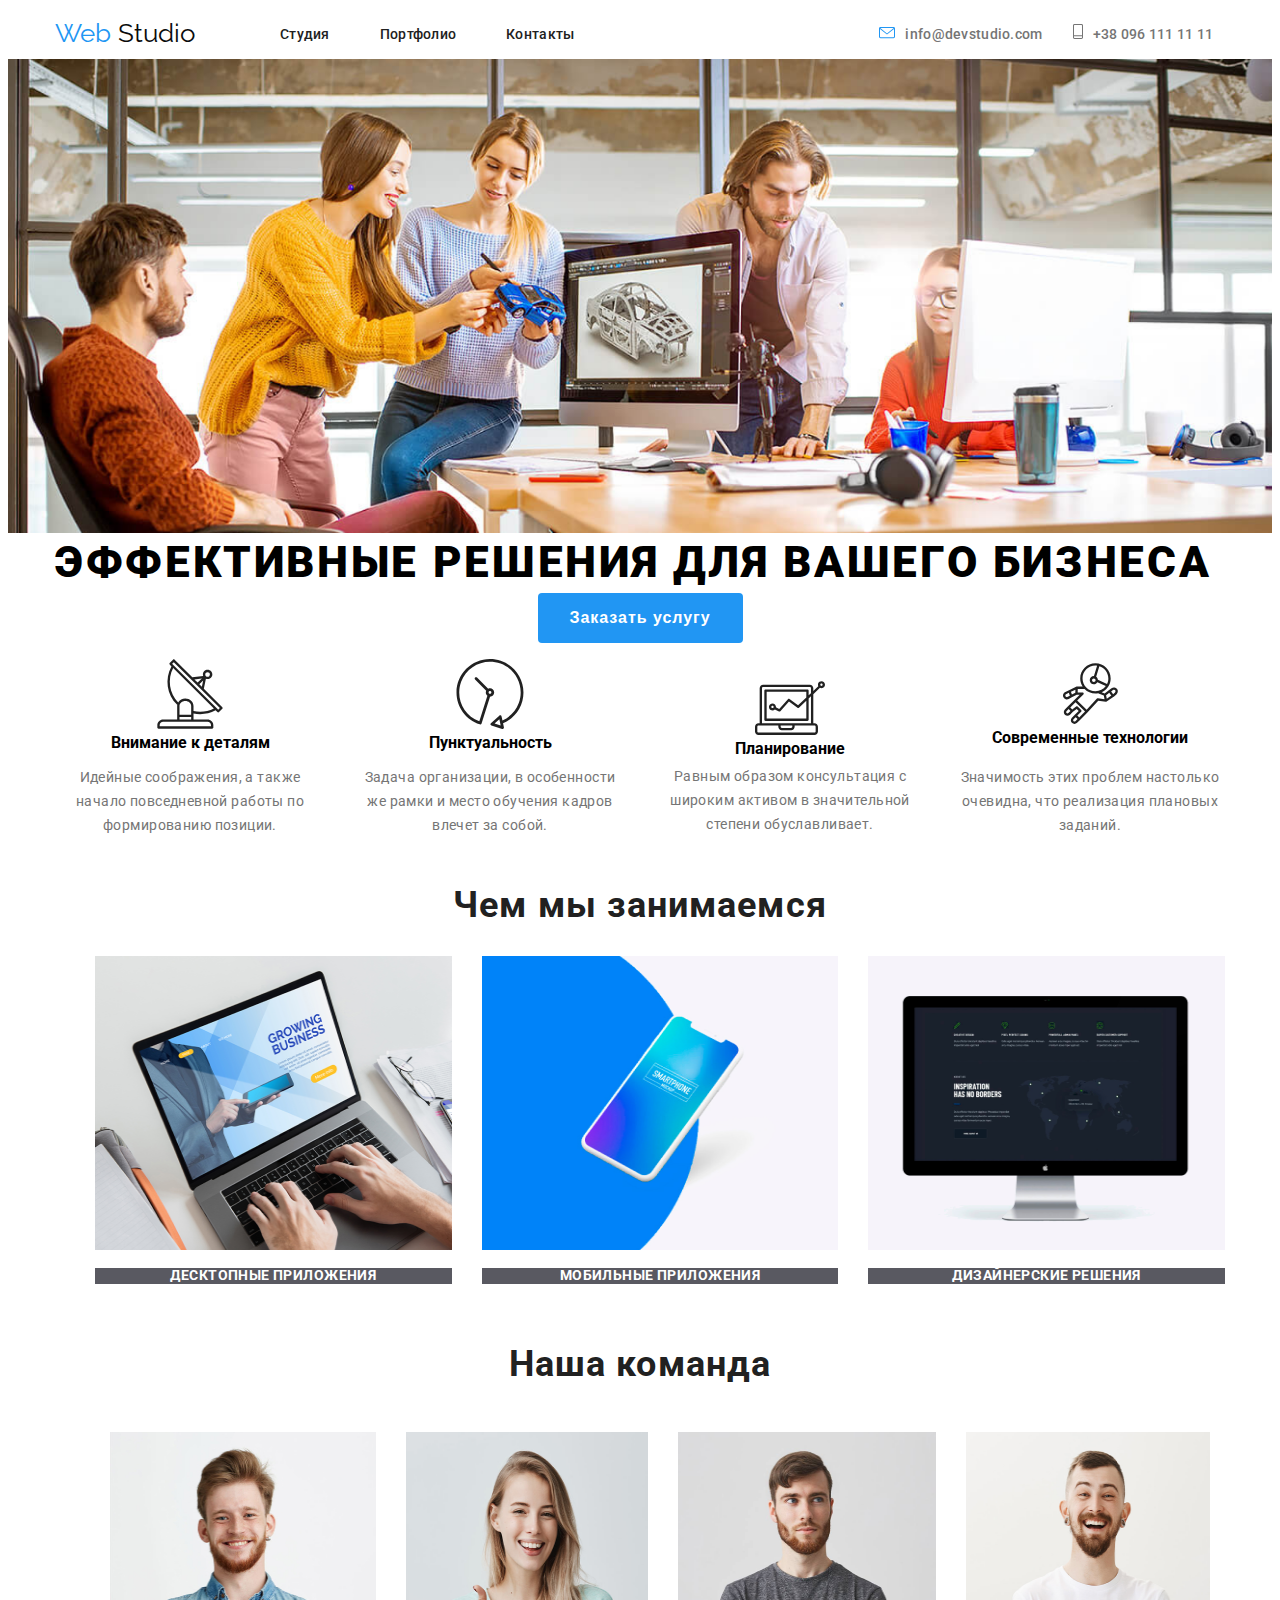
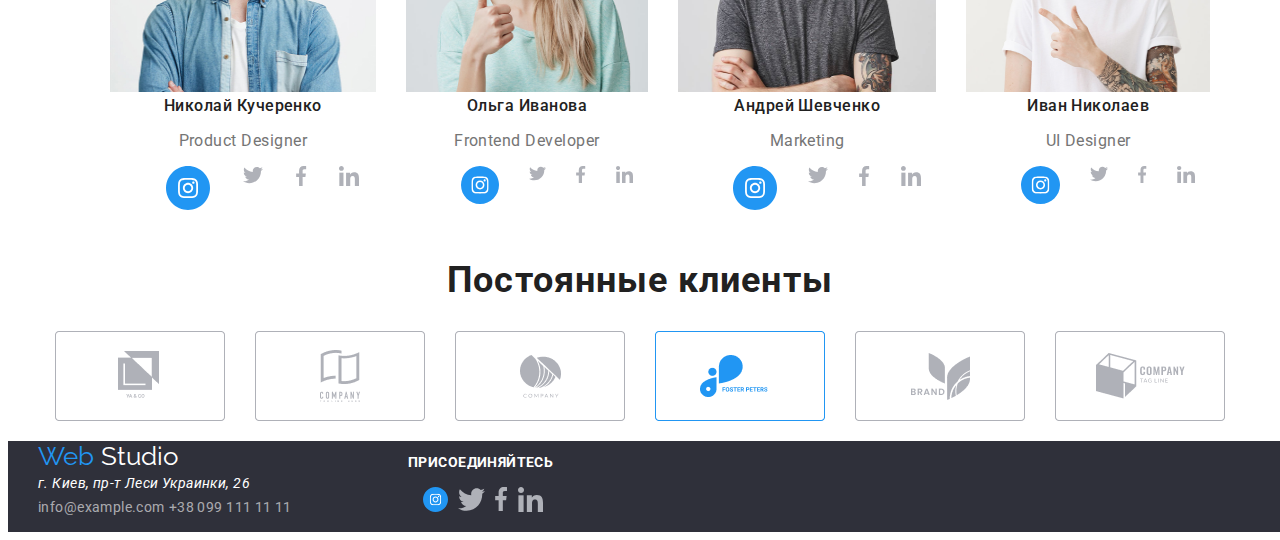
<file: index.html>
<!DOCTYPE html>
<html lang="ru">
  <head>
    <meta charset="UTF-8" />
    <meta name="viewport" content="width=device-width, initial-scale=1.0" />
    <title>Document</title>
    <link rel="stylesheet" href="./css/styles.css" />
    <link
      href="https://fonts.googleapis.com/css2?family=Raleway:wght@700&family=Roboto:wght@400;500;700;900&display=swap"
      rel="stylesheet"
    />
  </head>

  <body>
    <!-- Шапка сайта -->
    <header>
      <nav class="container">
        <div class="nav-logo">
          <a href="/" class="logo-blue"
            >Web<span class="logo-black"> Studio</span></a
          >
        </div>
        <div class="nav-menu">
          <ul class="nav-list">
            <li><a href="./index.html" class="nav-button-black">Студия</a></li>
            <li>
              <a href="./portfolio.html" class="nav-button-black">Портфолио</a>
            </li>
            <li><a href="#" class="nav-button-black">Контакты</a></li>
          </ul>
        </div>
        <div class="nav-contacts">
          <ul>
            <li>
              <a href="mailto:info@devstudio.com" class="nav-phone-black"
                ><img
                  src="./images/mail-icon.svg"
                  alt="mail-icon"
                />info@devstudio.com</a
              >
            </li>
            <li>
              <a href="tel:+380961111111" class="nav-phone-black"
                ><img src="./images/phone-icon.svg" alt="phone-icon" />+38 096
                111 11 11
              </a>
            </li>
          </ul>
        </div>
      </nav>
    </header>
    <!-- Головна частина сайта -->
    <main>
      <section class="hero-container">
        <img class="hero-img" src="./images/header1-2.png" alt="imageoverlay" />
        <div class="button-container">
          <h1 class="hero-title">Эффективные решения для вашего бизнеса</h1>
          <button class="hero-button">Заказать услугу</button>
        </div>
      </section>
      <div class="benefits-container">
        <ul class="benefits-list">
          <li>
            <img
              src="./images/details.svg"
              alt="Spytnik"
              width="65.32px"
              height="70px"
            />
            <div class="benefits-item">
              <b class="benefits-title">Внимание к деталям</b>
              <p class="benefits-text">
                Идейные соображения, а также начало повседневной работы по
                формированию позиции.
              </p>
            </div>
          </li>
          <li>
            <img src="./images/clock.svg" alt="vector" />
            <div class="benefits-item">
              <b class="benefits-title">Пунктуальность</b>
              <p class="benefits-text">
                Задача организации, в особенности же рамки и место обучения
                кадров влечет за собой.
              </p>
            </div>
          </li>
          <li>
            <img src="./images/laptop.svg" alt="Vector2" />
            <div class="benefits-item">
              <b class="benefits-title">Планирование</b>
              <p class="benefits-text text-padding">
                Равным образом консультация с широким активом в значительной
                степени обуславливает.
              </p>
            </div>
          </li>
          <li>
            <img src="./images/body.svg" alt="vector3" />
            <div class="benefits-item">
              <b class="benefits-title">Современные технологии</b>
              <p class="benefits-text text-padding-2">
                Значимость этих проблем настолько очевидна, что реализация
                плановых заданий.
              </p>
            </div>
          </li>
        </ul>
      </div>
      <!-- Чим ми займаємось -->
      <section class="flex-container">
        <h2 class="sub-title">Чем мы занимаемся</h2>
        <ul>
          <li>
            <img
              src="./images/image_pc.png"
              alt="image of PC"
              width="370"
              height="294"
            />
            <div class="doing-div">
              <p class="doing">Десктопные приложения</p>
            </div>
          </li>
          <li>
            <img
              src="./images/phone-image.png"
              alt="image of Phone"
              width="370"
              height="294"
            />
            <div class="doing-div">
              <p class="doing">Мобильные приложения</p>
            </div>
          </li>
          <li>
            <img
              src="./images/monitor.png"
              alt="monitor image"
              width="370"
              height="294"
            />
            <div class="doing-div">
              <p class="doing">Дизайнерские решения</p>
            </div>
          </li>
        </ul>
      </section>
      <!-- Наша команда -->
      <section class="team-container">
        <h2 class="sub-title">Наша команда</h2>
        <ul>
          <li>
            <img
              src="./images/human1.jpg"
              alt="Boy1"
              width="270px"
              height="260px"
            />
            <b class="team-name">Николай Кучеренко</b>
            <p class="team-position">Product Designer</p>
            <ul>
              <li class="socials-team">
                <a href="#"
                  ><img src="./images/instagramlogo2.svg" alt="instagramsome"
                /></a>
              </li>
              <li>
                <a href="#"><img src="./images/twitter.svg" alt="twitter" /></a>
              </li>
              <li>
                <a href="#"
                  ><img src="./images/facebook.svg " alt="Facebook"
                /></a>
              </li>
              <li>
                <a href="#"
                  ><img src="./images/linkedin.svg" alt="inkedin"
                /></a>
              </li>
            </ul>
          </li>
          <li>
            <img
              src="./images/human2.png"
              alt="Girl1"
              width="270px"
              height="260px"
            />
            <b class="team-name">Ольга Иванова</b>
            <p class="team-position">Frontend Developer</p>
            <ul>
              <li class="socials-team">
                <a href="#"
                  ><img src="./images/instagramlogo2.svg" alt="instagramsome"
                /></a>
              </li>
              <li>
                <a href="#"><img src="./images/twitter.svg" alt="twitter" /></a>
              </li>
              <li>
                <a href="#"
                  ><img src="./images/facebook.svg " alt="Facebook"
                /></a>
              </li>
              <li>
                <a href="#"
                  ><img src="./images/linkedin.svg" alt="inkedin"
                /></a>
              </li>
            </ul>
          </li>
          <li>
            <img
              src="./images/human3.png"
              alt="boy2"
              width="270px"
              height="260px"
            />
            <b class="team-name">Андрей Шевченко</b>
            <p class="team-position">Marketing</p>
            <ul>
              <li class="socials-team">
                <a href="#"
                  ><img src="./images/instagramlogo2.svg" alt="instagramsome"
                /></a>
              </li>
              <li>
                <a href="#"><img src="./images/twitter.svg" alt="twitter" /></a>
              </li>
              <li>
                <a href="#"
                  ><img src="./images/facebook.svg " alt="Facebook"
                /></a>
              </li>
              <li>
                <a href="#"
                  ><img src="./images/linkedin.svg" alt="inkedin"
                /></a>
              </li>
            </ul>
          </li>
          <li class="last-li">
            <img
              src="./images/human4.png"
              alt="Boy3"
              width="270px"
              height="260px"
            />
            <b class="team-name">Иван Николаев</b>
            <p class="team-position">UI Designer</p>
            <ul>
              <li class="socials-team">
                <a href="#"
                  ><img src="./images/instagramlogo2.svg" alt="instagramsome"
                /></a>
              </li>
              <li>
                <a href="#"><img src="./images/twitter.svg" alt="twitter" /></a>
              </li>
              <li>
                <a href="#"
                  ><img src="./images/facebook.svg " alt="Facebook"
                /></a>
              </li>
              <li>
                <a href="#"
                  ><img src="./images/linkedin.svg" alt="inkedin"
                /></a>
              </li>
            </ul>
          </li>
        </ul>
      </section>
      <!-- Постійні клієнти -->
      <section class="fav-clients">
        <h2 class="sub-title">
          Постоянные клиенты
        </h2>

        <ul>
          <li><img src="./images/client1.png" alt="Client1" /></li>
          <li><img src="./images/client2.png" alt="client2" /></li>
          <li><img src="./images/client3.png" alt="Client3" /></li>
          <li><img src="./images/client4.png" alt="Client4" /></li>
          <li><img src="./images/client5.png" alt="Client5" /></li>
          <li><img src="./images/client6.png" alt="Client6" /></li>
        </ul>
      </section>
    </main>
    <!-- Підвал сайта -->
    <footer class="footer-div-background">
      <div>
        <a href="/" class="logo-blue"
          >Web <span class="logo-white">Studio</span></a
        >
        <address class="address-footer">
          г. Киев, пр-т Леси Украинки, 26
        </address>
        <a href="mailto:info@example.com" class="contacts-footer"
          >info@example.com</a
        >

        <a href="tel:+380991111111" class="contacts-footer"
          >+38 099 111 11 11</a
        >
      </div>
      <div class="footer-socials">
        <h3 class="join-title">Присоединяйтесь</h3>
        <ul>
          <li>
            <a href="#" target="_blank"
              ><img src="./images/instagram.svg" alt="instagramsome" width="25"
            /></a>
          </li>
          <li>
            <a href="#" target="_blank"
              ><img src="./images/twitter.svg" alt="twitter" width="27"
            /></a>
          </li>
          <li>
            <a href="#" target="_blank"
              ><img src="./images/facebook.svg " alt="Facebook" width="13"
            /></a>
          </li>
          <li>
            <a href="#" target="_blank"
              ><img src="./images/linkedin.svg" alt="inkedin" width="25"
            /></a>
          </li>
        </ul>
      </div>
    </footer>
  </body>
</html>
</file>
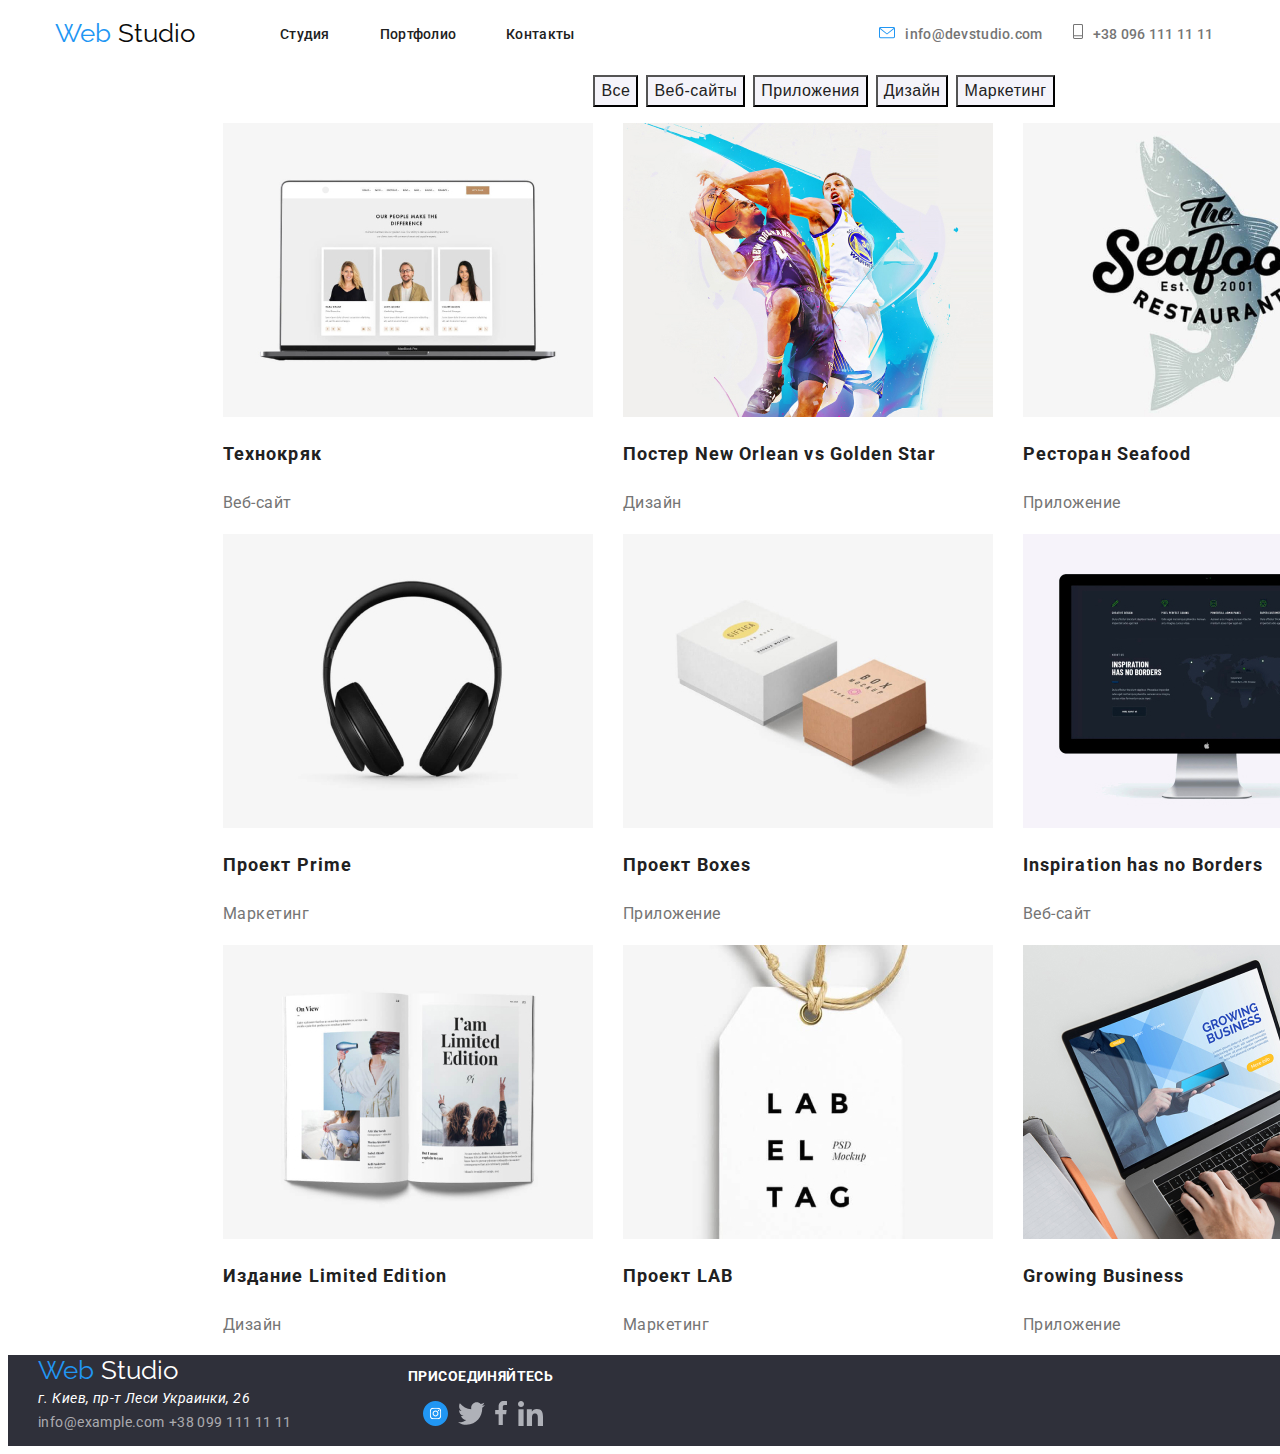
<file: portfolio.html>
<!DOCTYPE html>
<html lang="en">
  <!-- Голова сторінки -->
  <head>
    <meta charset="UTF-8" />
    <meta name="viewport" content="width=device-width, initial-scale=1.0" />
    <title>Document</title>
    <link rel="stylesheet" href="./css/styles.css" />
    <link
      href="https://fonts.googleapis.com/css2?family=Raleway:wght@700&family=Roboto:wght@400;500;700;900&display=swap"
      rel="stylesheet"
    />
  </head>
  <body>
    <!-- Шапка сайта -->
    <header>
      <nav class="container">
        <div class="nav-logo">
          <a href="/" class="logo-blue"
            >Web<span class="logo-black"> Studio</span></a
          >
        </div>
        <div class="nav-menu">
          <ul class="nav-list">
            <li><a href="./index.html" class="nav-button-black">Студия</a></li>
            <li>
              <a href="./portfolio.html" class="nav-button-black">Портфолио</a>
            </li>
            <li><a href="#" class="nav-button-black">Контакты</a></li>
          </ul>
        </div>
        <div class="nav-contacts">
          <ul>
            <li>
              <a href="mailto:info@devstudio.com" class="nav-phone-black"
                ><img
                  src="./images/mail-icon.svg"
                  alt="mail-icon"
                />info@devstudio.com</a
              >
            </li>
            <li>
              <a href="tel:+380961111111" class="nav-phone-black"
                ><img src="./images/phone-icon.svg" alt="phone-icon" />+38 096
                111 11 11
              </a>
            </li>
          </ul>
        </div>
      </nav>
    </header>
    <!-- Головна частина сайта -->
    <main>
      <section class="portfolio-container">
        <div>
          <ul class="portfolio-filter">
            <li><button class="portfolio-button">Все</button></li>
            <li><button class="portfolio-button">Веб-сайты</button></li>
            <li><button class="portfolio-button">Приложения</button></li>
            <li><button class="portfolio-button">Дизайн</button></li>
            <li><button class="portfolio-button">Маркетинг</button></li>
          </ul>
        </div>
        <div class="portfolio-list">
          <ul>
            <li class="porfolio-item">
              <div>
                <img
                  src="./images/portfolio-firstimage.jpg"
                  alt="Технокряк"
                  width="370"
                  height="294"
                />
                <!-- <p class="portfolio-item-text-firstitem">
                  Технокряк это современная площадка распространения
                  коронавируса. Компании используют эту платформу для цифрового
                  шпионажа и атак на защищённые сервера конкурентов.
                </p> -->
              </div>

              <h2 class="portfolio-item-title">Технокряк</h2>
              <p class="portfolio-item-text">Веб-сайт</p>
            </li>
            <li class="porfolio-item">
              <img
                src="./images/portfolio-secondimage.jpg"
                alt="Баскетболісти"
                width="370"
                height="294"
              />
              <h2 class="portfolio-item-title">
                Постер New Orlean vs Golden Star
              </h2>
              <p class="portfolio-item-text">Дизайн</p>
            </li>
            <li class="porfolio-item">
              <img
                src="./images/portfolio-thirtdimage.jpg"
                alt="Ресторан The seafood"
                width="370"
                height="294"
              />
              <h2 class="portfolio-item-title">Ресторан Seafood</h2>
              <p class="portfolio-item-text">Приложение</p>
            </li>
            <li class="porfolio-item">
              <img
                src="./images/portfolio-fourthimage.jpg"
                alt="Наушники"
                width="370"
                height="294"
              />
              <h2 class="portfolio-item-title">Проект Prime</h2>
              <p class="portfolio-item-text">Маркетинг</p>
            </li>
            <li class="porfolio-item">
              <img
                src="./images/portfolio-fifthimage.jpg"
                alt="Проект Boxes"
                width="370"
                height="294"
              />
              <h2 class="portfolio-item-title">Проект Boxes</h2>
              <p class="portfolio-item-text">Приложение</p>
            </li>
            <li class="porfolio-item">
              <img
                src="./images/portfolio-sixthimage.jpg"
                alt="Монитор"
                width="370"
                height="294"
              />
              <h2 class="portfolio-item-title">Inspiration has no Borders</h2>
              <p class="portfolio-item-text">Веб-сайт</p>
            </li>
            <li class="porfolio-item">
              <img
                src="./images/portfolio-seventhimage.jpg"
                alt="Издание"
                width="370"
                height="294"
              />
              <h2 class="portfolio-item-title">Издание Limited Edition</h2>
              <p class="portfolio-item-text">Дизайн</p>
            </li>
            <li class="porfolio-item">
              <img
                src="./images/portfolio-eightimage.jpg"
                alt="LAB тэг"
                width="370"
                height="294"
              />
              <h2 class="portfolio-item-title">Проект LAB</h2>
              <p class="portfolio-item-text">Маркетинг</p>
            </li>
            <li class="porfolio-item">
              <img
                src="./images/portfolio-ninethimage.jpg"
                alt="Ноутбук"
                width="370"
                height="294"
              />
              <h2 class="portfolio-item-title">Growing Business</h2>
              <p class="portfolio-item-text">Приложение</p>
            </li>
          </ul>
        </div>
      </section>
    </main>
    <!-- Підвал сайту -->
    <footer class="footer-div-background">
      <div>
        <a href="/" class="logo-blue"
          >Web <span class="logo-white">Studio</span></a
        >
        <address class="address-footer">
          г. Киев, пр-т Леси Украинки, 26
        </address>
        <a href="mailto:info@example.com" class="contacts-footer"
          >info@example.com</a
        >

        <a href="tel:+380991111111" class="contacts-footer"
          >+38 099 111 11 11</a
        >
      </div>
      <div class="footer-socials">
        <h3 class="join-title">Присоединяйтесь</h3>
        <ul>
          <li>
            <a href="#" target="_blank"
              ><img src="./images/instagram.svg" alt="instagramsome" width="25"
            /></a>
          </li>
          <li>
            <a href="#" target="_blank"
              ><img src="./images/twitter.svg" alt="twitter" width="27"
            /></a>
          </li>
          <li>
            <a href="#" target="_blank"
              ><img src="./images/facebook.svg " alt="Facebook" width="13"
            /></a>
          </li>
          <li>
            <a href="#" target="_blank"
              ><img src="./images/linkedin.svg" alt="inkedin" width="25"
            /></a>
          </li>
        </ul>
      </div>
    </footer>
  </body>
</html>
</file>
<file: css/styles.css>
/* Стилі для Студіо */
html {
  box-sizing: border-box;
}

*,
*::before,
*::after {
  box-sizing: inherit;
}

body {
  font-family: Roboto, sans-serif;
  /* padding: 0 215px; */
  max-width: 1600px;
  
}

a {
  text-decoration: none;
}

ul {
  list-style-type: none;
}

img {
  max-width: 100%;

}
/* Стилі для шапки */

.container {
  display: flex;
  align-items: center;
  justify-content: flex-start;
  flex-wrap: nowrap;
  /* align-content: center; */
  padding-right: 15px;
  padding-left: 15px;
  margin-left: auto;
  margin-right: auto;
  width: 1200px;
  text-align: center;

}

.nav-menu {
  padding-left: 85px;
  padding-right: 305px;
}
.nav-list {
  display: flex;
  padding-left: 0;
}

.nav-list li:not(:last-child) {
  padding-right: 50px;
}

.nav-item {
  margin-right: 305px;
  margin-left: 85px;
  padding: 0;
}

.nav-contacts ul {
  display: flex;
  margin: 0;
  padding: 0;
}

.nav-contacts ul li img {
  padding-right: 10px;
}

.nav-contacts ul li:first-child {
  padding-right: 30px;
}

.logo-blue {
  font-family: Raleway, sans-serif;
  font-size: 26px;
  line-height: 1.2;
  color: #2196f3;
}

.logo-black {
  font-family: Raleway, sans-serif;
  font-size: 26px;
  line-height: 1.2;
  color: #0a0b0c;
}

.nav-button-black {
  color: #212121;
  font-family: Roboto, sans-serif;
  font-weight: 500;
  font-size: 14px;
  line-height: 1.14;
  letter-spacing: 0.02em;
}

.nav-button-black:hover {
  color: #2196f3;
}
.nav-phone-black:hover {
  color: #2196f3;
}
.nav-button-black:focus {
  color: #2196f3;
}
.nav-phone-black:focus {
  color: #2196f3;
}
.nav-phone-black {
  color: #757575;
  font-family: Roboto, sans-serif;
  font-weight: 500;
  font-size: 14px;
  line-height: 1.14;
  letter-spacing: 0.02em;
}

/* Стилі для головного контенту */

.hero-container {
  display: inline-block;
}

.hero-title {
  font-weight: 900;
  font-size: 44px;
  line-height: 1.36;
  text-align: center;
  letter-spacing: 0.06em;
  text-transform: uppercase;
  margin: 0;
  padding: 0;
}

.hero-img {
  display: block;
  max-width: 100%;
}

.button-container {
  display: flex;
  flex-wrap: wrap;
  width: 1200px;
  padding-right: 15px;
  padding-left: 15px;
  margin-left: auto;
  margin-right: auto;
  text-align: center;
}

.hero-button {
  display: block;
  font-weight: 700;
  font-size: 16px;
  line-height: 1.87;
  align-items: center;
  letter-spacing: 0.06em;
  color: #ffffff;
  background-color: #2196f3;
  padding: 10px 32px;
  margin-left: auto;
  margin-right: auto;
  border-radius: 4px;
  border: 0;
}

.benefits-container ul {
  display: flex;
  justify-content: center;
  align-items: center;
  text-align: center;
  width: 1200px;
  padding-right: 15px;
  padding-left: 15px;
  margin-left: auto;
  margin-right: auto;

}



 .benefits-item {
   display: inline-block;
  flex-wrap: wrap;
  align-items: center;
  text-align: center;
  justify-content: center; }
  

.text-padding {
  margin: 0;
  padding-top: 7px;
}

.text-padding-2 {
  padding-top: 5px;
}

/* .benefits-list {
  display: flex;
  align-items: center;
  justify-content: center;
  align-items: center;
  text-align: center; 
 } */

.benefits-container ul li:not(:last-child) {
  padding-right: 30px;
  margin: 0;
}
/* .benefits-container ul li {
  width: auto; */
}

/* .benefits-container ul li:last-child {
  margin-right: 215px;
} */

.benefits-title {
  font-weight: 700;
  font-size: 14px;
  line-height: 1.14;
  letter-spacing: 0.03em;
  text-transform: uppercase;
  color: #212121;
}


.benefits-text {
  font-size: 14px;
  line-height: 1.71;
  letter-spacing: 0.03em;
  color: #757575;
  width: 270px;
  height: 75px;
}

.sub-title {
  font-weight: 700;
  font-size: 36px;
  line-height: 1.16;
  letter-spacing: 0.03em;
  color: #212121;
  text-align: center;
}

.flex-container {
  width: 1200px;
  padding-right: 15px;
  padding-left: 15px;
  margin-left: auto;
  margin-right: auto;
}
.flex-container ul {
  display: flex;
}

.flex-container ul li:not(:last-child) {
  padding-right: 30px;
}

/* наша команда */

.team-container {
  display: flex;
  justify-content: center;
  align-items: center;
  flex-wrap: wrap;
  width: 1200px;
  padding-right: 15px;
  padding-left: 15px;
  margin-left: auto;
  margin-right: auto;
}


.team-container ul {
  display: flex;
  justify-content: center;
  text-align: center;
}

.team-container ul li {
  padding-right: 15px;
  padding-left: 15px;
  margin-left: auto;
  margin-right: auto;
  text-align: center;
}

.doing {
  font-weight: 700;
  font-size: 14px;
  line-height: 1.14;
  text-align: center;
  letter-spacing: 0.03em;
  text-transform: uppercase;
  color: #ffffff;
}

.doing-div {
  background-color: rgba(47, 48, 58, 0.8);
}


.team-name {
  align-items: center;
  font-weight: 500;
  font-size: 16px;
  line-height: 1.19;
  text-align: center;
  letter-spacing: 0.03em;
  color: #212121;
}

.team-position {
  font-size: 16px;
  line-height: 1.19;
  letter-spacing: 0.03em;
  color: #757575;
  text-align: center;
}



.socials-team {
  padding: 0;
}
/* Стилі для підвалу */

.fav-clients {
  width: 1200px;
  padding-right: 15px;
  padding-left: 15px;
  margin-left: auto;
  margin-right: auto;
}

.fav-clients ul {
  display: flex;
  padding-left: 0;
}

.fav-clients ul li:not(:last-child) {
  padding-right: 30px;
}

.clients-container {
  display: inline;
}

footer {
  font-family: Roboto, sans-serif;
}

.logo-white {
  font-family: Raleway, sans-serif;
  font-size: 26px;
  line-height: 1.2;
  color: #ffffff;
}

.address-footer {
  font-size: 14px;
  line-height: 1.71;
  letter-spacing: 0.03em;
  color: #ffffff;
}

.footer-div-background {
  background: #2f303a;
  display: flex;
  width: 1600px;
  padding-right: 15px;
  padding-left: 15px;
  margin-left: auto;
  margin-right: auto;
}
.footer-div-background div {
  text-align: left;
  flex-wrap: wrap;
  align-items: left;
  width: 1200px;
  padding-right: 15px;
  padding-left: 15px;
  margin-left: auto;
  margin-right: auto;
}

.contacts-footer {
  font-size: 14px;
  line-height: 1.71;
  letter-spacing: 0.03em;
  color: rgba(255, 255, 255, 0.6);
}

.join-title {
  font-weight: 700;
  font-size: 14px;
  line-height: 1.14;
  letter-spacing: 0.03em;
  text-transform: uppercase;
  color: #ffffff;
}

.footer-socials ul {
  display: flex;
  width: 1200px;
  padding-right: 15px;
  padding-left: 15px;
  margin-left: auto;
  margin-right: auto;
}

.footer-socials ul li:not(:last-child) {
  padding-right: 10px;
}

/* Стилі для Портфоліо */

.portfolio-filter {
  display: flex;
}

.portfolio-container {
  width: 1600px;
  padding-right: 15px;
  padding-left: 15px;
  margin-left: auto;
  margin-right: auto;
  display: flex;
  flex-wrap: wrap;
  justify-content: center;
}

.portfolio-container ul li {
  margin-right: 8px;
}

.portfolio-list {
  display: flex;
  width: 1600px;
  padding-right: 15px;
  padding-left: 15px;
  margin-left: auto;
  margin-right: auto;
  flex-wrap: wrap;
}

.portfolio-list ul {
  display: flex;
  justify-content: center;
  text-align: left;
  flex-wrap: wrap;
  padding: 0;
  margin: 0;
}

.portfolio-list ul li {
  margin-right: 30px;
}

.portfolio-list ul li:nth-child(3n) {
  margin-right: 0;
}

.portfolio-button {
  background: #f5f4fa;
  color: #212121;
  font-weight: 500;
  font-size: 16px;
  line-height: 1.62;
  text-align: center;
  letter-spacing: 0.03em;
}

.portfolio-button:hover {
  color: #ffffff;
  background: #2196f3;
}

.portfolio-item-text-firstitem {
  font-size: 18px;
  line-height: 1.55;
  letter-spacing: 0.03em;
  color: #ffffff;
  background: rgba(33, 150, 243, 0.9);
}

.portfolio-item-title {
  font-weight: 700;
  font-size: 18px;
  line-height: 2;
  letter-spacing: 0.06em;
  color: #212121;
}

.portfolio-item-text {
  font-size: 16px;
  line-height: 1.87;
  letter-spacing: 0.03em;
  color: #757575;
}
</file>
